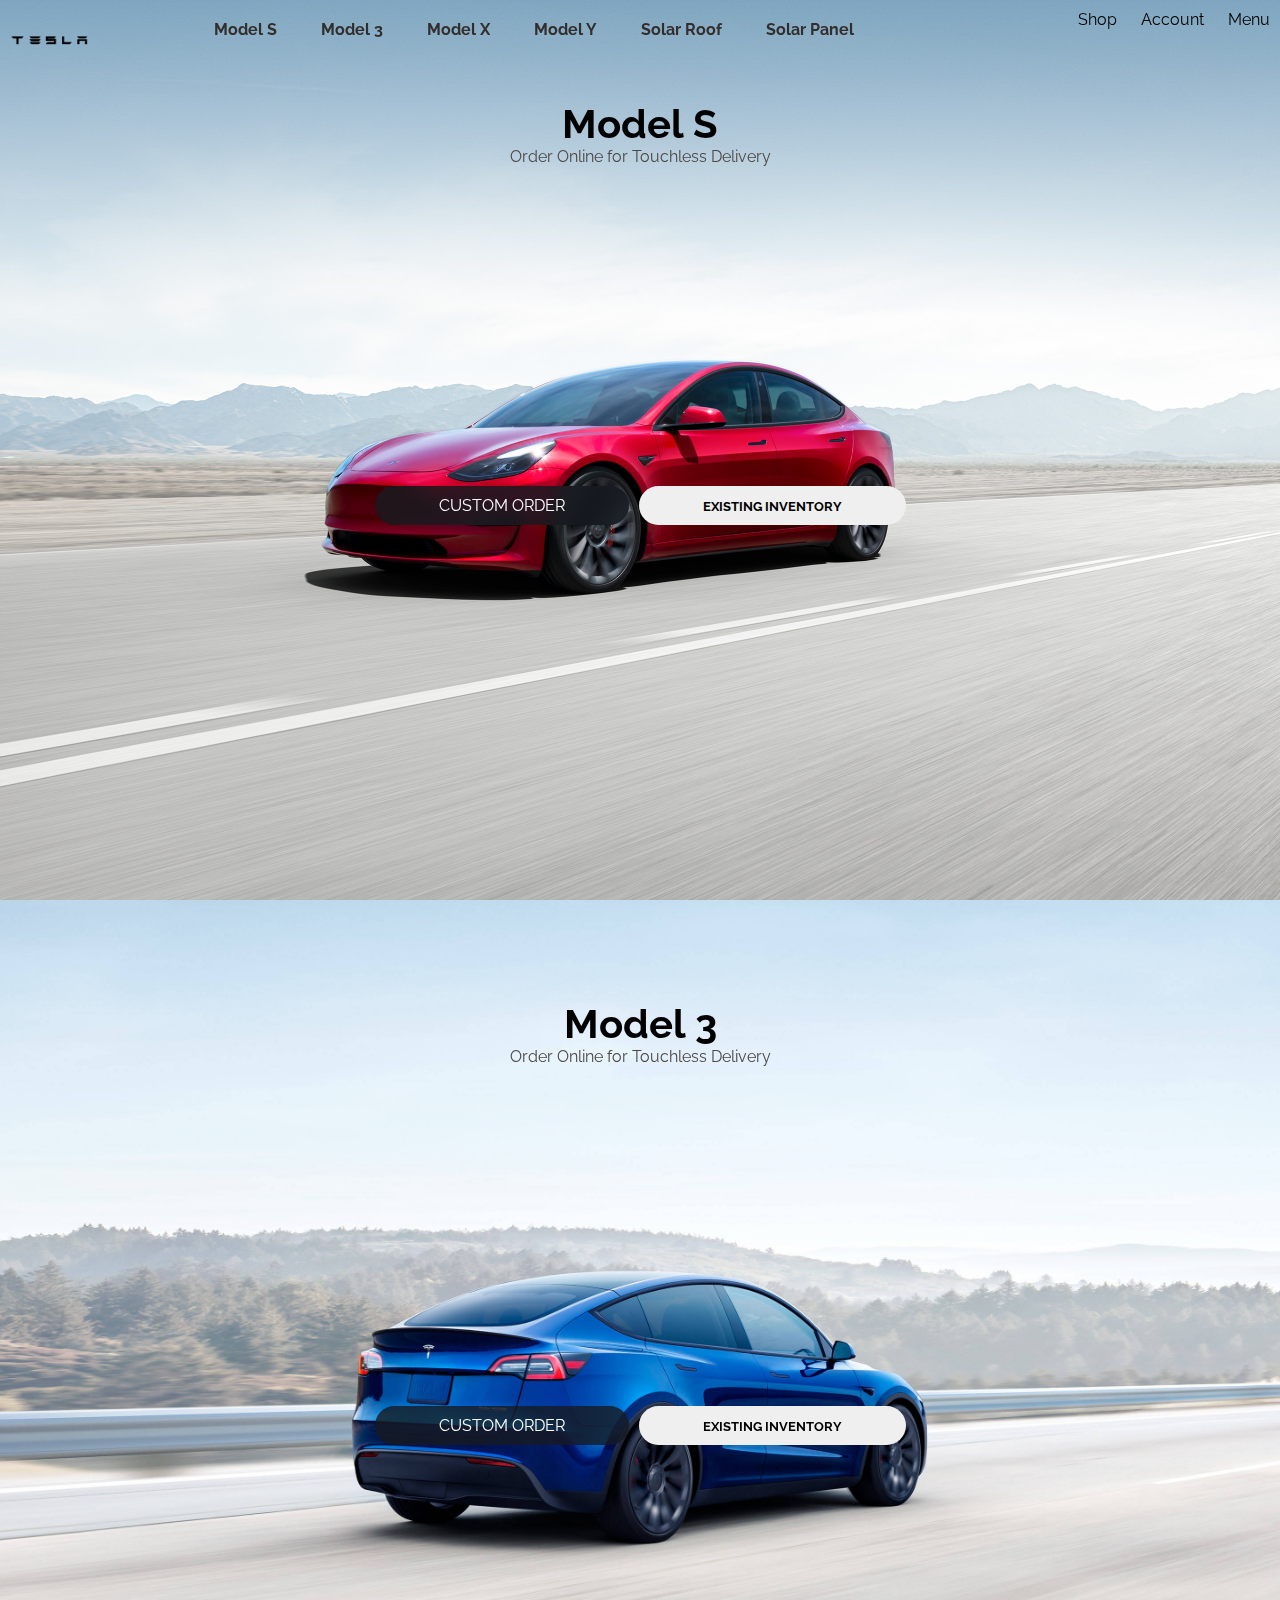
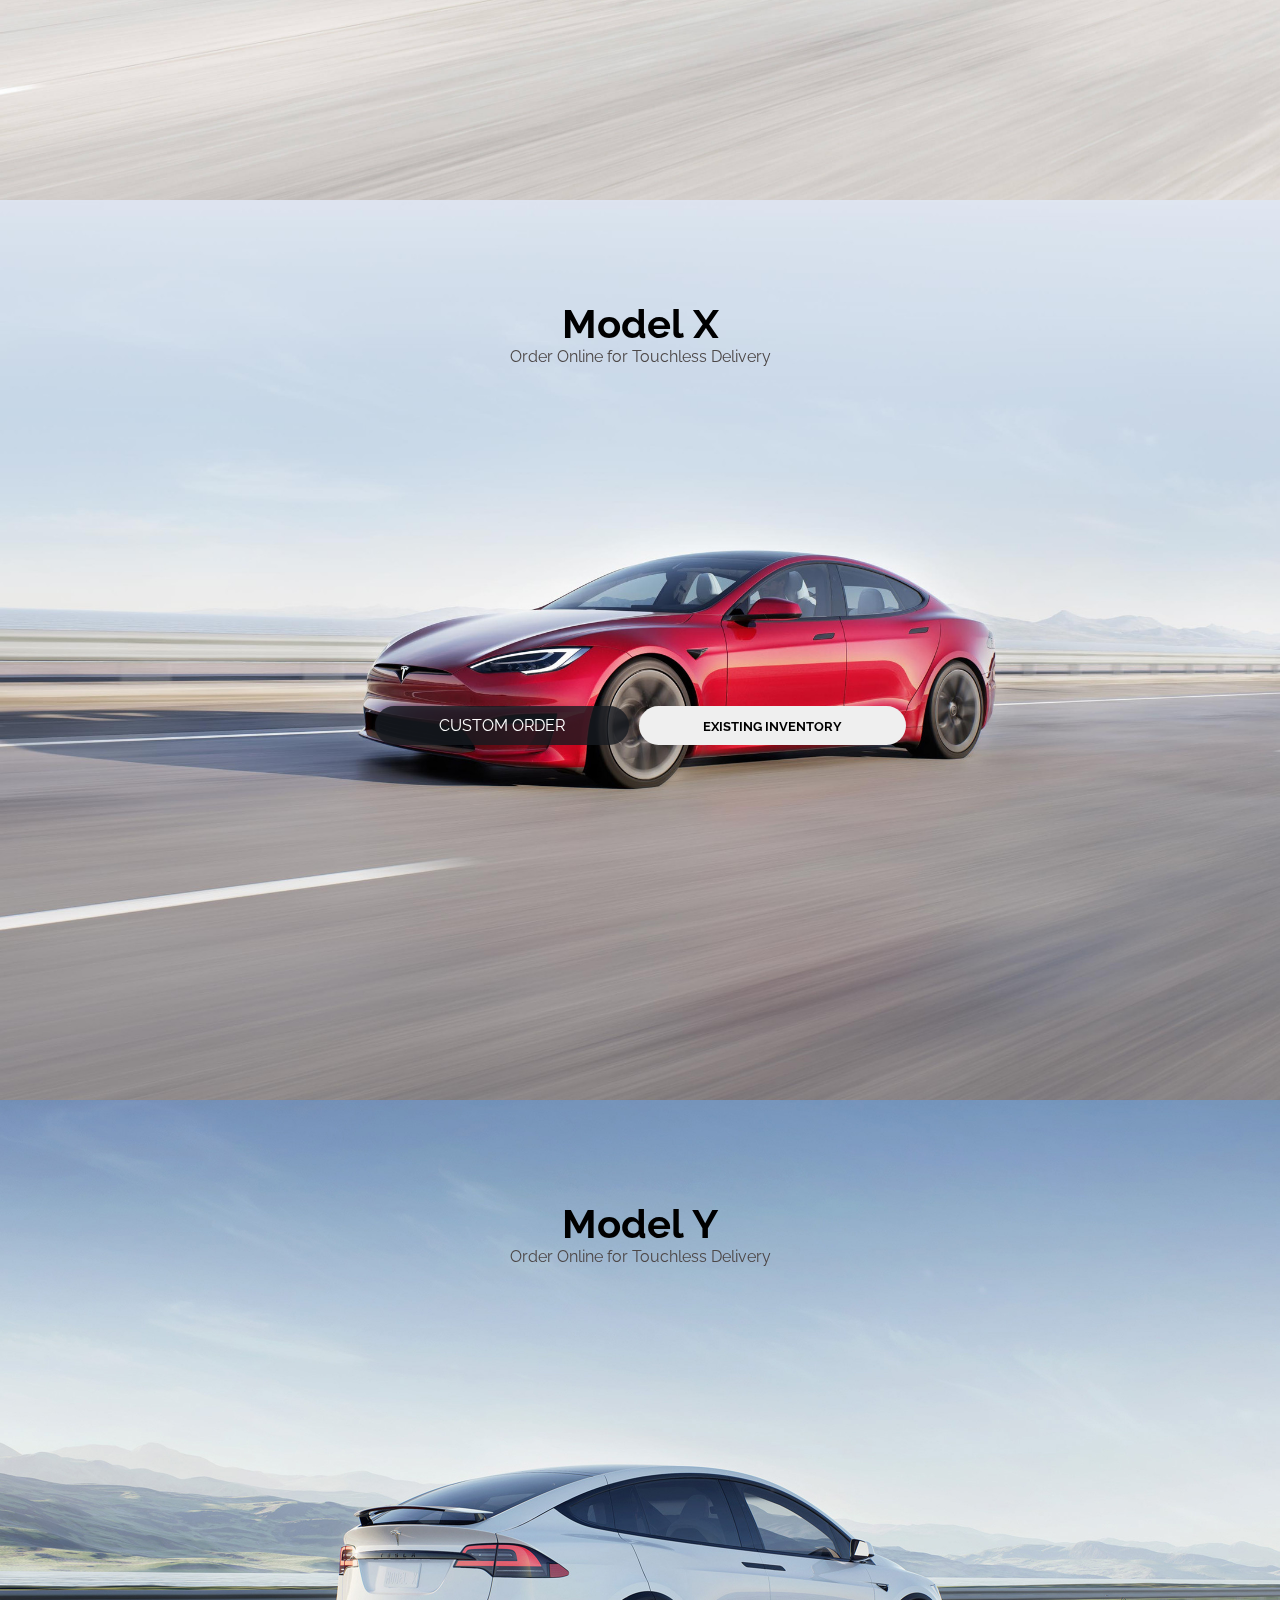
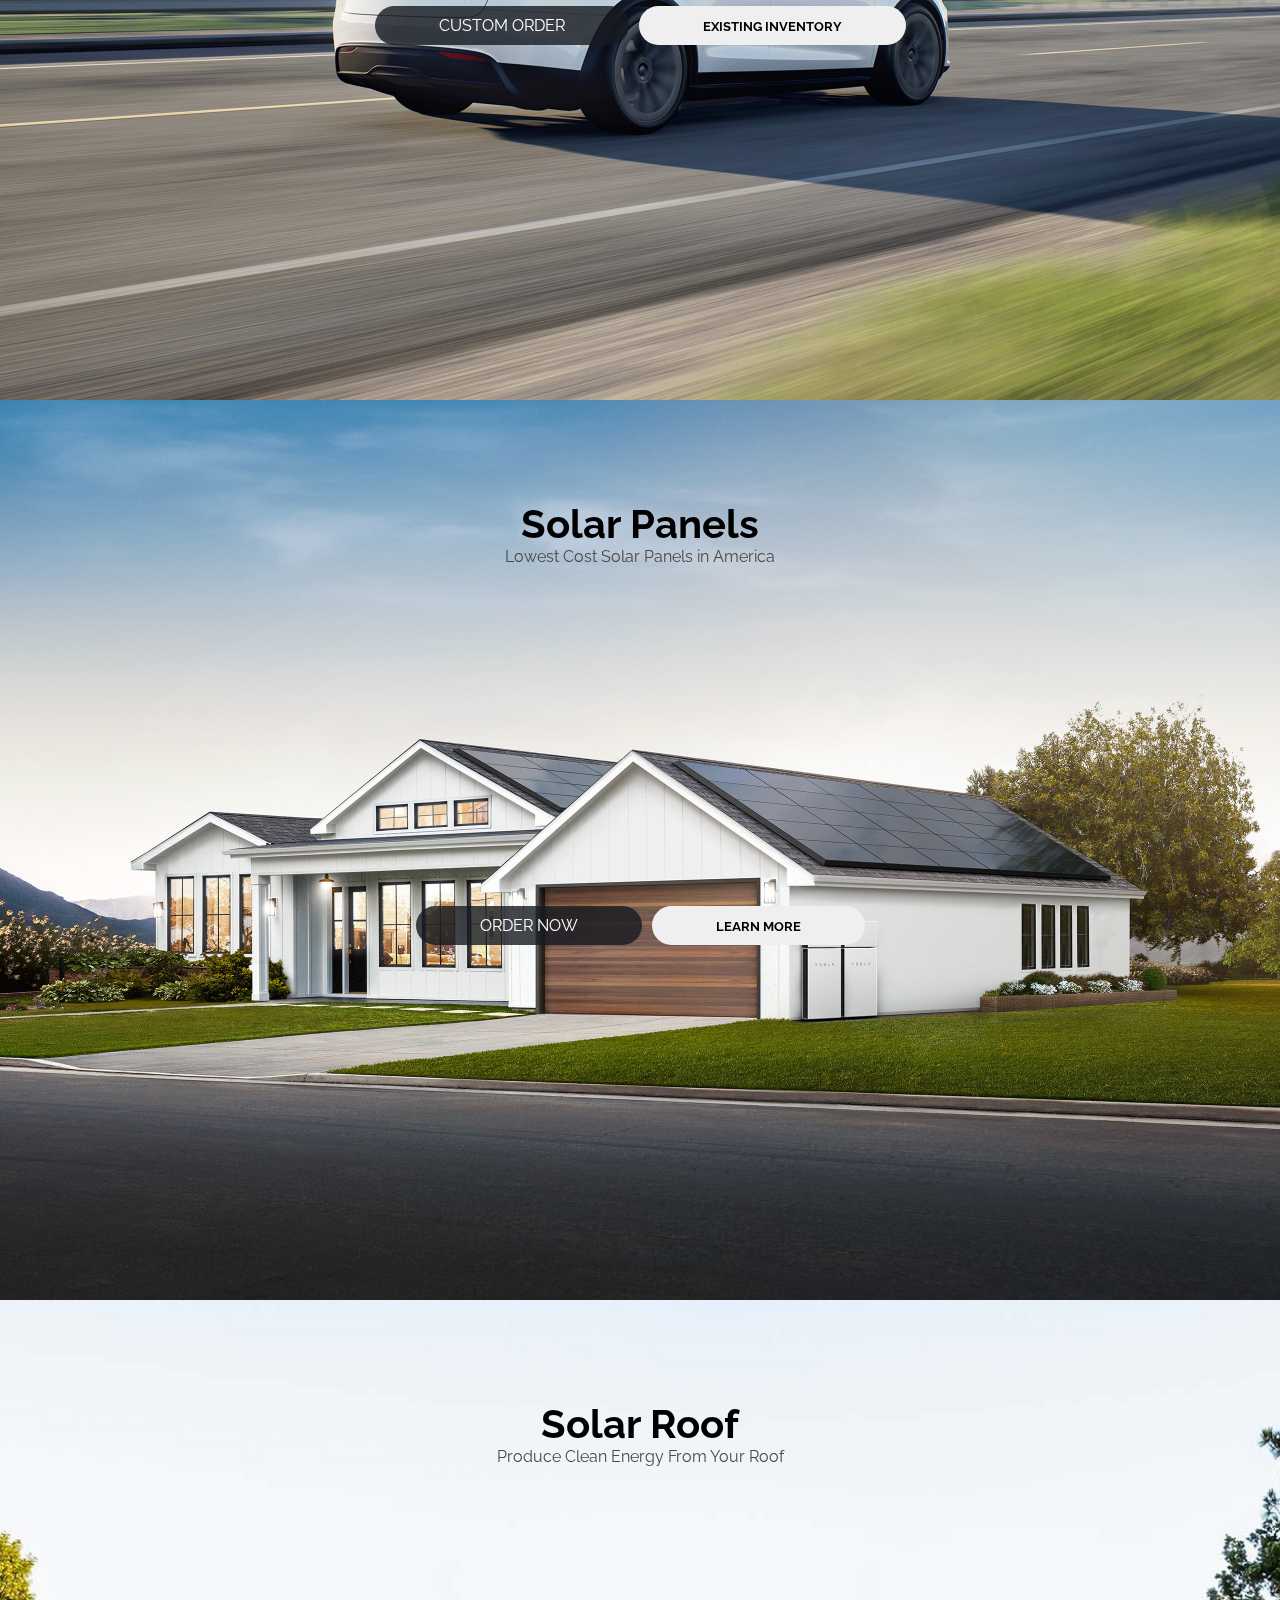
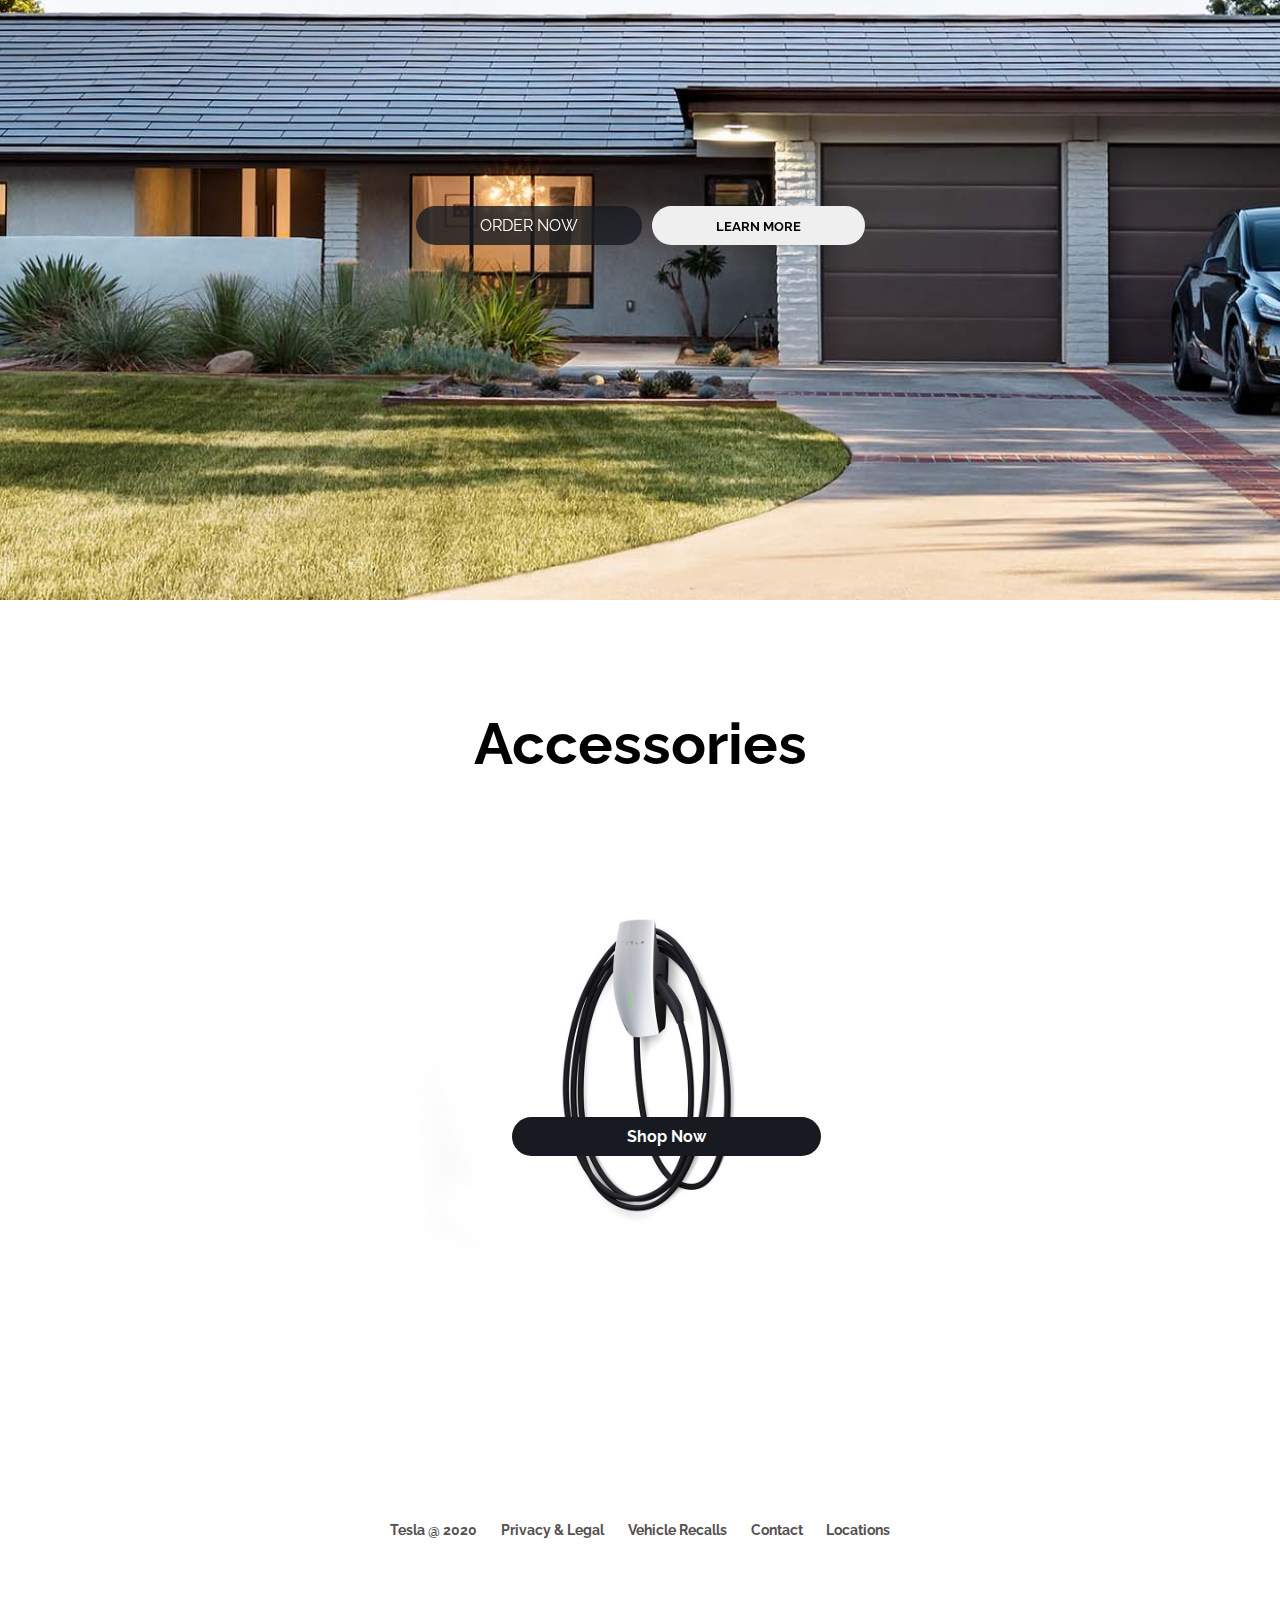
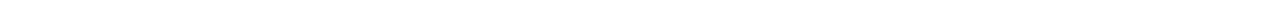
<file: index.html>
<!DOCTYPE html>
<html lang="en">
<head>
    <meta charset="UTF-8">
    <meta http-equiv="X-UA-Compatible" content="IE=edge">
    <meta name="viewport" content="width=device-width, initial-scale=1.0">
    <link rel="stylesheet" href="style.css">
    <link rel="preconnect" href="https://fonts.googleapis.com">
<link rel="preconnect" href="https://fonts.gstatic.com" crossorigin>
<link href="https://fonts.googleapis.com/css2?family=Raleway:wght@200;300;500&display=swap" rel="stylesheet">
<link rel="icon" type="image/x-icon" href="images/logomain.png">
    <title>Electric Cars, Solar & Clean Energy</title>
</head>
<body>
    

    <section id="ModelS" class="ModelS">
        <div id="mySidenav" class="sidenav">
            <a href="javascript:void(0)" class="closebtn" onclick="closeNav()">&times;</a>
            <a href="#ModelS">Model S</a>
            <a href="#Model3">Model 3</a>
            <a href="#ModelX">Model X</a>
            <a href="#ModelY">Model Y</a>
            <a href="roof.html">Solar Roof</a>
            <a href="#Solar Panels">Solar Panels</a>
            <a href="#">Powerwall</a>
             <a href="#">Charging</a>


          </div>
          
          <div id="main2">
          <span class="nav" style="cursor:pointer;float:right" onclick="openNav()">Menu</span>
        </div>
     <div class="header">
        <img src="images/logo1.png" href="index.html"class="logo" alt="">
   
            <nav> 
           
            <ul>
                   <li><a href="#ModelS">Model S</a></li>
                   <li><a href="#Model3">Model 3</a></li>
                   <li><a href="#ModelX">Model X</a></li>
                   <li><a href="#ModelY">Model Y</a></li>
                   <li><a href="#">Solar Roof</a></li>
                   <li><a href="#">Solar Panel</a></li>
                   
               </ul>
               <div class="menu">
               <a href="#" class="sign">Shop</a>
               <a href="#" class="account">Account</a>
               <a href="#" class="menu1">Menu</a>
               
            </div>
           </nav>
        </div>
       
       <div class="order">
           <h1>Model S</h1>
           <p>Order Online for Touchless Delivery</p>
       </div>

       <div class="first">
           <a  href="custonorder.html">CUSTOM ORDER </a>
           <button type="button" id="first1">EXISTING INVENTORY</button>
            
       </div>


    </section>

    <section id="Model3" class="model3">
        <div class="order">
            <h1>Model 3</h1>
            <p>Order Online for Touchless Delivery</p>
        </div>
 
        <div class="custom">
            <span>CUSTOM ORDER</span>
            <button> EXISTING INVENTORY</button>
 
        </div>
    </section>

    
    <section id="ModelX" class="modelX">
        <div class="order">
            <h1>Model X</h1>
            <p>Order Online for Touchless Delivery</p>
        </div>
 
        <div class="custom">
            <span>CUSTOM ORDER </span>
            <button> EXISTING INVENTORY</button>
 
        </div>
    </section>
    <section id="ModelY" class="modelY">
        <div class="order">
            <h1>Model Y</h1>
            <p>Order Online for Touchless Delivery</p>
        </div>
 
        <div class="custom">
            <span>CUSTOM ORDER </span>
            <button> EXISTING INVENTORY</button>
 
        </div>
    </section>


    <section id="Solar Roof" class="solar_panel">
        <div class="order">
            <h1>Solar Panels </h1>
            <p>Lowest Cost Solar Panels in America</p>
        </div>
 
        <div class="custom">
            <span>ORDER NOW</span>
            <button> LEARN MORE </button>
 
        </div>
    </section>


    <section id ="Solar Panels" class="solar_roof">
        <div class="order">
            <h1>Solar Roof</h1>
            <p>Produce Clean Energy From Your Roof</p>
        </div>
 
        <div class="custom">
            <span> ORDER NOW</span>
            <button> LEARN MORE </button>
 
        </div>
    </section>
    <section class="accessories">


        <div class="content">
            <h1>Accessories</h1>
        </div>
        <div class="shop">
            <span>Shop Now</span>
        </div>
    </section>

    <footer>
       <div class="last">
           <a href="#">Tesla @ 2020</a>
           <a href="#">Privacy & Legal</a>
           <a href="#">Vehicle Recalls</a>
           <a href="#">Contact </a>
           <a href="#">Locations </a>
       </div> 
    </footer>

    <script>         
     
 
       
function openNav() {
  document.getElementById("mySidenav").style.width = "250px";
  document.getElementById("main2").style.marginLeft = "0px";
  document.body.style.backgroundColor = "rgba(0,0,0,0.4)";
}

function closeNav() {
  document.getElementById("mySidenav").style.width = "0";
  document.getElementById("main2").style.marginLeft= "0";
  document.body.style.backgroundColor = "white";
}
 
 
     
         </script>
</body>
</html>
</file>
<file: style.css>
@import url('https://fonts.googleapis.com/css2?family=Raleway:wght@200;300&display=swap');
*{
    margin: 0;
    padding: 0;
    box-sizing: border-box;
    font-family: 'Raleway',sans-serif;
    scroll-behavior: smooth;

}
a{
    font-weight: bold;
}
.ModelS{
    height: 100vh;
    width: 100%;
    background-image: url(images/1.jpg);
    background-position:center;
    background-size: cover;
}
nav{
    position: fixed;
    top: 10px;
    left: 0;
    width: 100%;
    display: flex;
    
  
}


nav ul {
    flex: 1;
    text-align: center;

}
nav ul li {
    display: inline-block;
    margin: 10px 20px;
}
nav ul li a{
    text-decoration: none;
    /* padding: .5rem; */
    color: rgb(50, 46, 46);
    font-weight: bold;
    
    
}
.div{
    background-color: gray;
    height: 5px;
    width: 80px;
    margin-left: 260px;
   cursor: pointer;

}



.sign{
    color: black;
    text-decoration: none;
}

.account{
    color: black;
    text-decoration: none;
   
}
.menu{
    color: black;
    text-decoration: none;

   
}
.menu a{
    margin: 10px;
    font-weight: normal;
   
    
}

.order{
    text-align: center;
    transform:translateY(100px)
}
.order h1{
    font-size: 40px;
    font-weight: bold;
}
.order p{
    color: rgb(76, 71, 71);
}
.custom{
    justify-content: center;
    display: flex;
    text-align: center;
    transform:translateY(440px)
}


.custom span{
   
    background-color:rgba(23, 26, 32, 0.8);
        color: white;
        padding: 10px;
       padding-left: 5%;
       padding-right: 5%;
       border: none;
       border-radius: 20px;
       cursor: pointer;
       transition: 0.3s;
       font-weight: normal;
    
    
}
.custom a{
    justify-content: space-between;
    text-decoration: none;
    background-color:rgba(23, 26, 32, 0.8);
    border-radius: 20px;
    padding: 10px;
    padding-left: 5%;
    padding-right: 5%;
    color: white;
    font-weight: normal;
}
button{

    padding: 10px;
    padding-left: 5%;
    padding-right: 5%;
    border: none;
    font-weight: bold;
    border-radius: 20px;
    cursor: pointer;
    margin-left: 10px;
}

.first{
    justify-content: center;
    display: flex;
    text-align: center;
    transform:translateY(420px);
}



.first a{
    justify-content: space-between;
    text-decoration: none;
    background-color:rgba(23, 26, 32, 0.8);
    backdrop-filter: blur(8px);
    border-radius: 20px;
    padding: 10px;
    padding-left: 5%;
    padding-right: 5%;
    color: white;
    font-weight: normal;
}
#first1{

    padding: 10px;
    padding-left: 5%;
    padding-right: 5%;
    border: none;
    font-weight: bold;
    border-radius: 20px;
    cursor: pointer;
    margin-left: 10px;
}

.img{
    width: 10%;
}

.model3{
    height: 100vh;
    width: 100%;
    background-image: url(images/2.jpg);
    background-position: center;
    background-size: cover;

}
.solar_panel{
    height: 100vh;
    width: 100%;
    background-image: url(images/5.jpg);
    background-position: center;
    background-size: cover;
}
.solar_roof{
    height: 100vh;
    width: 100%;
    background-image: url(images/6.jpg);
    background-position: center;
    background-size: cover;
}
.accessories{
    height: 100vh;
    width: 100%;
    background-image: url(images/7.jpg);
    background-position: center;
    background-size: cover;
}
.modelX{
    height: 100vh;
    width: 100%;
    background-image: url(images/3.jpg);
    background-position: center;
    background-size: cover;

}
.modelY{
    height: 100vh;
    width: 100%;
    background-image: url(images/4.jpg);
    background-position: center;
    background-size: cover;

}


.menu1{
    text-decoration: none;
    color: black;
}
.logo{
    width: 80px;
    margin-left: 10px;
    cursor: pointer;
    position: fixed;
}





.sidenav {
    height: 100%;
    width: 0;
    position: fixed;
    z-index: 1;
    top: 0;
    right: 0;
    background-color: #fff;
    overflow-x: hidden;
    transition: 0.5s;
    padding-top: 60px;
  }
  
  .sidenav a {
    padding: 8px 8px 8px 32px;
    font-family:  'Raleway',sans-serif;;
    text-decoration: none;
    font-size: 18px;
    font-weight: normal;
    color: rgb(81, 77, 77);
    display: block;
    transition: 0.3s;
  }
  
  .sidenav a:hover {
    color: #000000;
    transition: 0.3s;
  }
  
  .sidenav .closebtn {
    position: absolute;
    top: 0;
    right: 25px;
    font-size: 36px;
    margin-left: 50px;
  }
  .nav{
     
      display: none;
  }

  .content{
      text-align: center;
      font-weight: bold;
      font-size: 1.8rem;
      padding-top: 110px
  }
 .shop{
    transform: translateY(350px);
    margin-left: 40%;

 }
 .shop span{
     background-color: rgba(23, 26, 32, 1);
     color: white;
     padding: 10px;
    padding-left: 15%;
    padding-right: 15%;
    border: none;
    border-radius: 20px;
    cursor: pointer;
    transition: 0.3s;
    font-weight: bold;
 
 }
 .shop span:hover{
    background-color: rgb(69, 65, 65)
    

}

  footer{
      height: 10vh;
      width: 100%;
      margin-top: 10px;
      
  }
 .last{
     margin-top: 20px;
     text-align: center;
 }
    
      
  .last a{
    margin: 10px;
    color: rgb(86, 80, 80);
    text-decoration: none;
    transition: 0.3s;
    font-size: 14px;
  }
  .last a:hover{
      color: black;
  }
  @media screen and (max-height: 450px) {
    .sidenav {padding-top: 15px;}
    .sidenav a {font-size: 18px;}
  }
  


  @media only screen and (min-width:450px){
    
    .nav{
        margin-left: 100px;
    }
}

@media only screen and (max-width:800px){
    nav{
        display: none;
    }
    .ModelS{
        height: 100vh;
        width: 100%;
        background-image: url(images/1.jpg);
        background-position:center;
        background-repeat: no-repeat;
       background-size: cover;
       
    }
    .custom{
        display: grid;
        
    }
   
    
    .custom a{
        margin: 10px;
        padding: 15px 80px 15px 80px;
        
    }
    .custom button{
        margin: 10px;
        padding: 15px 80px 15px 80px;
    }
   .logo{
       display: block;
       cursor: pointer;
   }
   .order{
    transform:translateY(150px)
   }
   .first{
       transform: translateY(420px);
       display: grid;
   }
   .first a{
       margin: 10px;
       padding: 15px 80px 15px 80px;
   }
   #first1{
       margin: 10px;
       padding: 15px 80px 15px 80px;
   }
   .nav{
       display: block;
       font-family:'Raleway',sans-serif;
       font-weight: 100;
       font-size: 1.3rem;
       transform: translate(305px);
       cursor: pointer;
       background-color:hsla(0,0%,0%,.05);
       padding: 5px;
       margin-top: 5%;
       border-radius: 10px;
       position: fixed;

   }
   .last{
       display: grid;
   }
  .shop{
      margin-left: 120px;
      transform: translateY(280px);
  }
  .content{
    text-align: center;
    font-weight: bold;
    font-size: 1.8rem;
    padding-top: 190px
}
}
</file>
